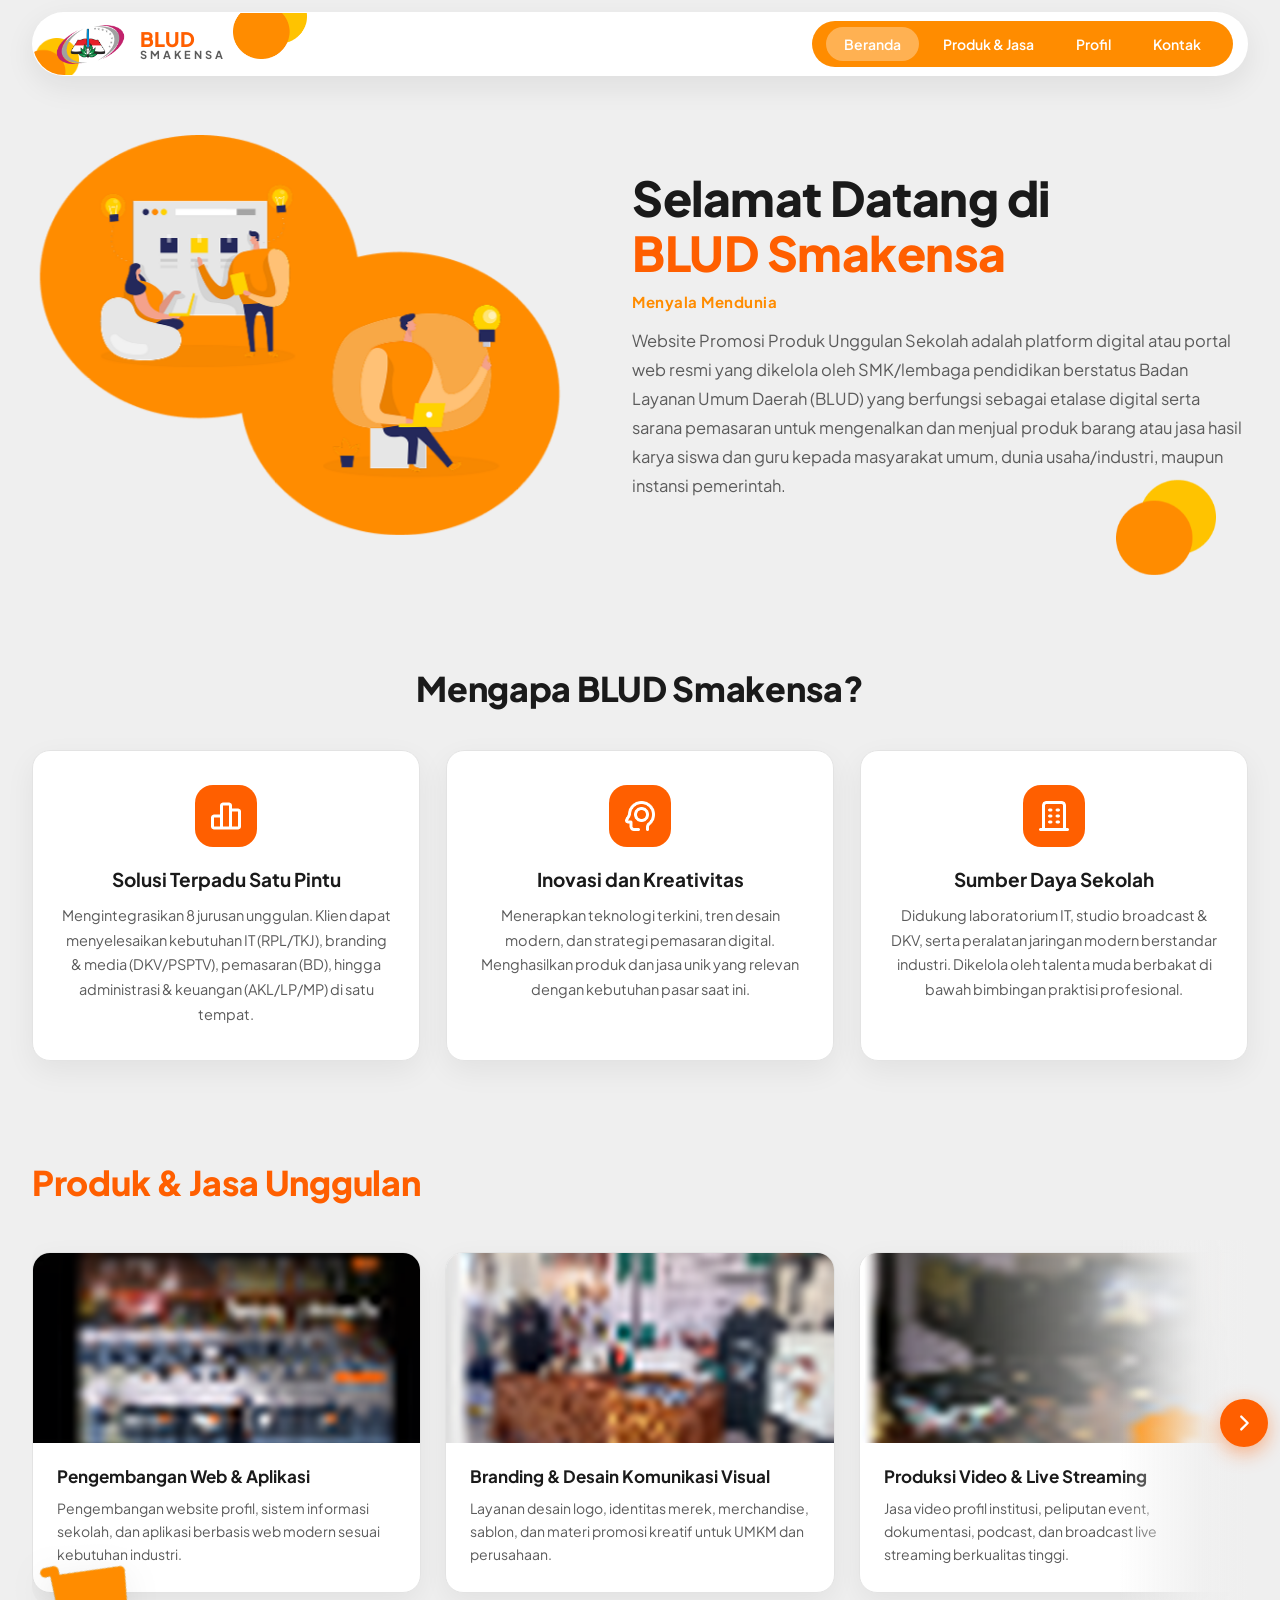
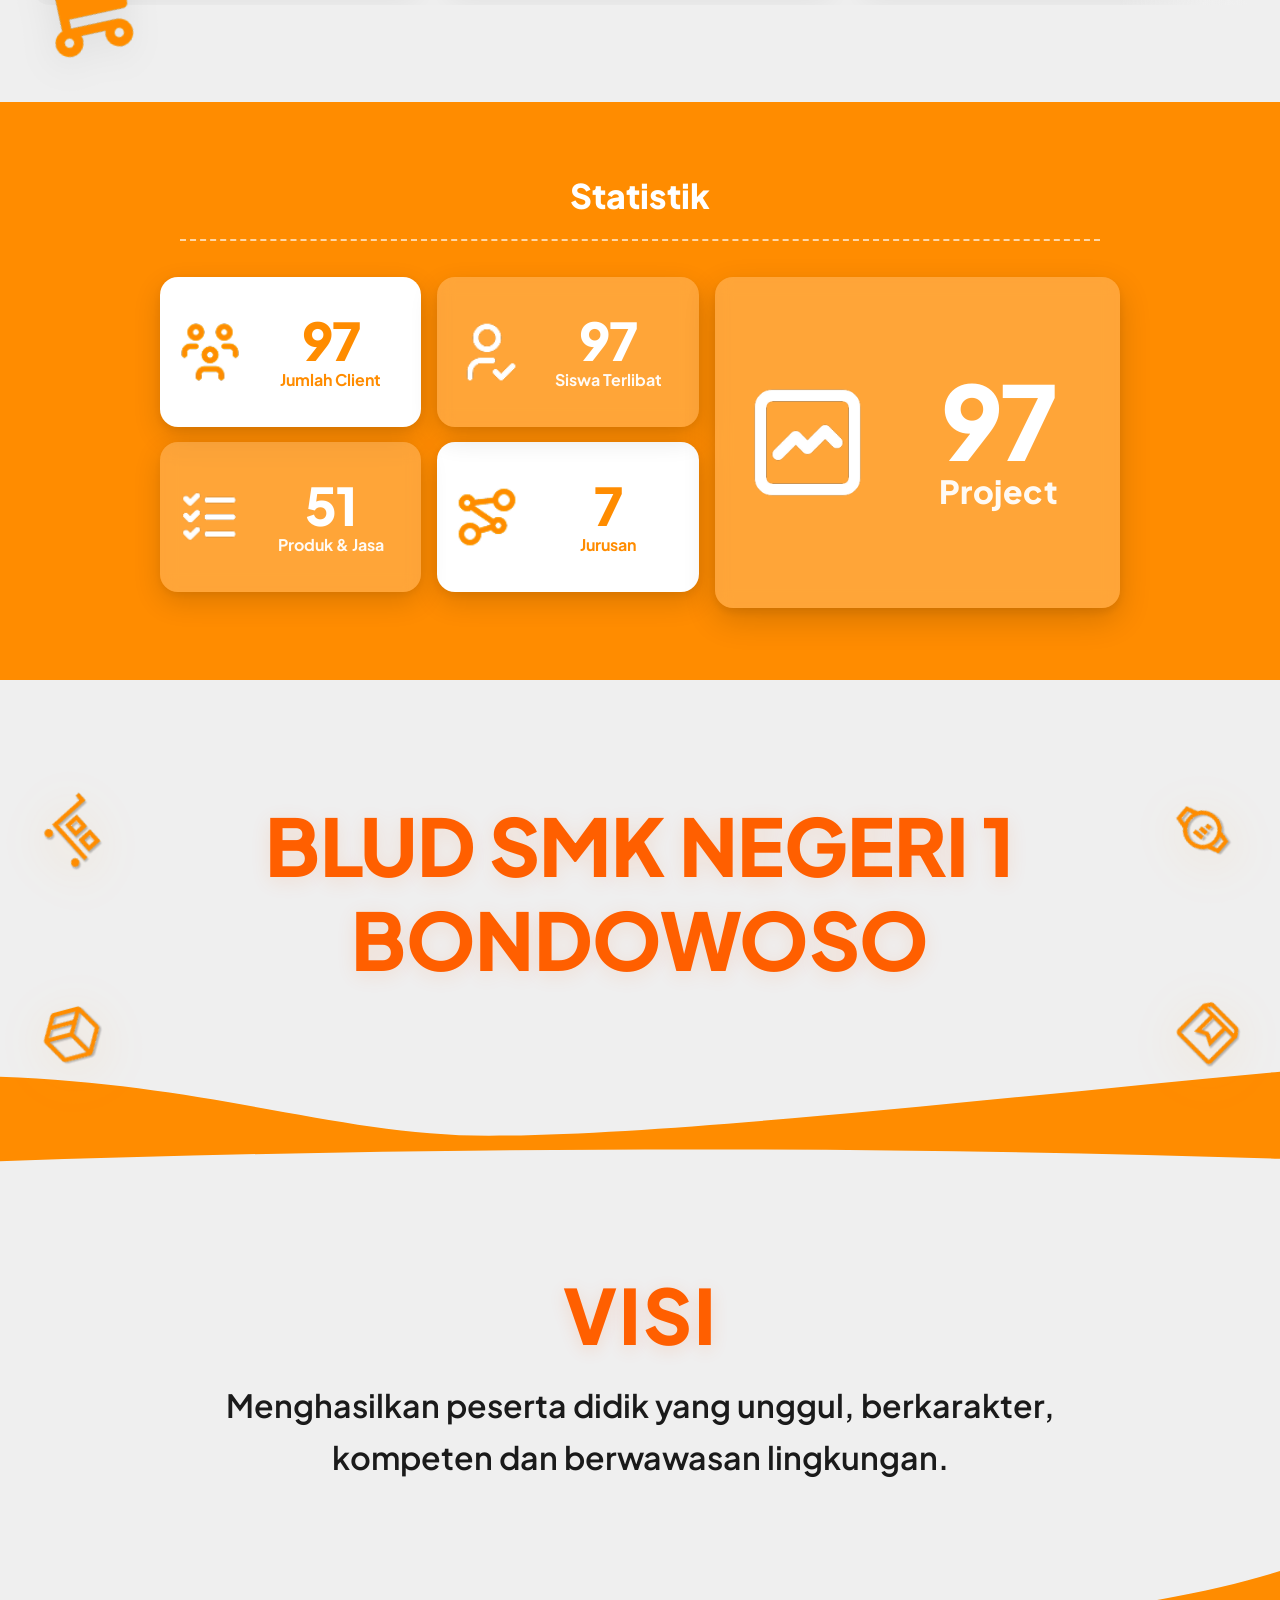
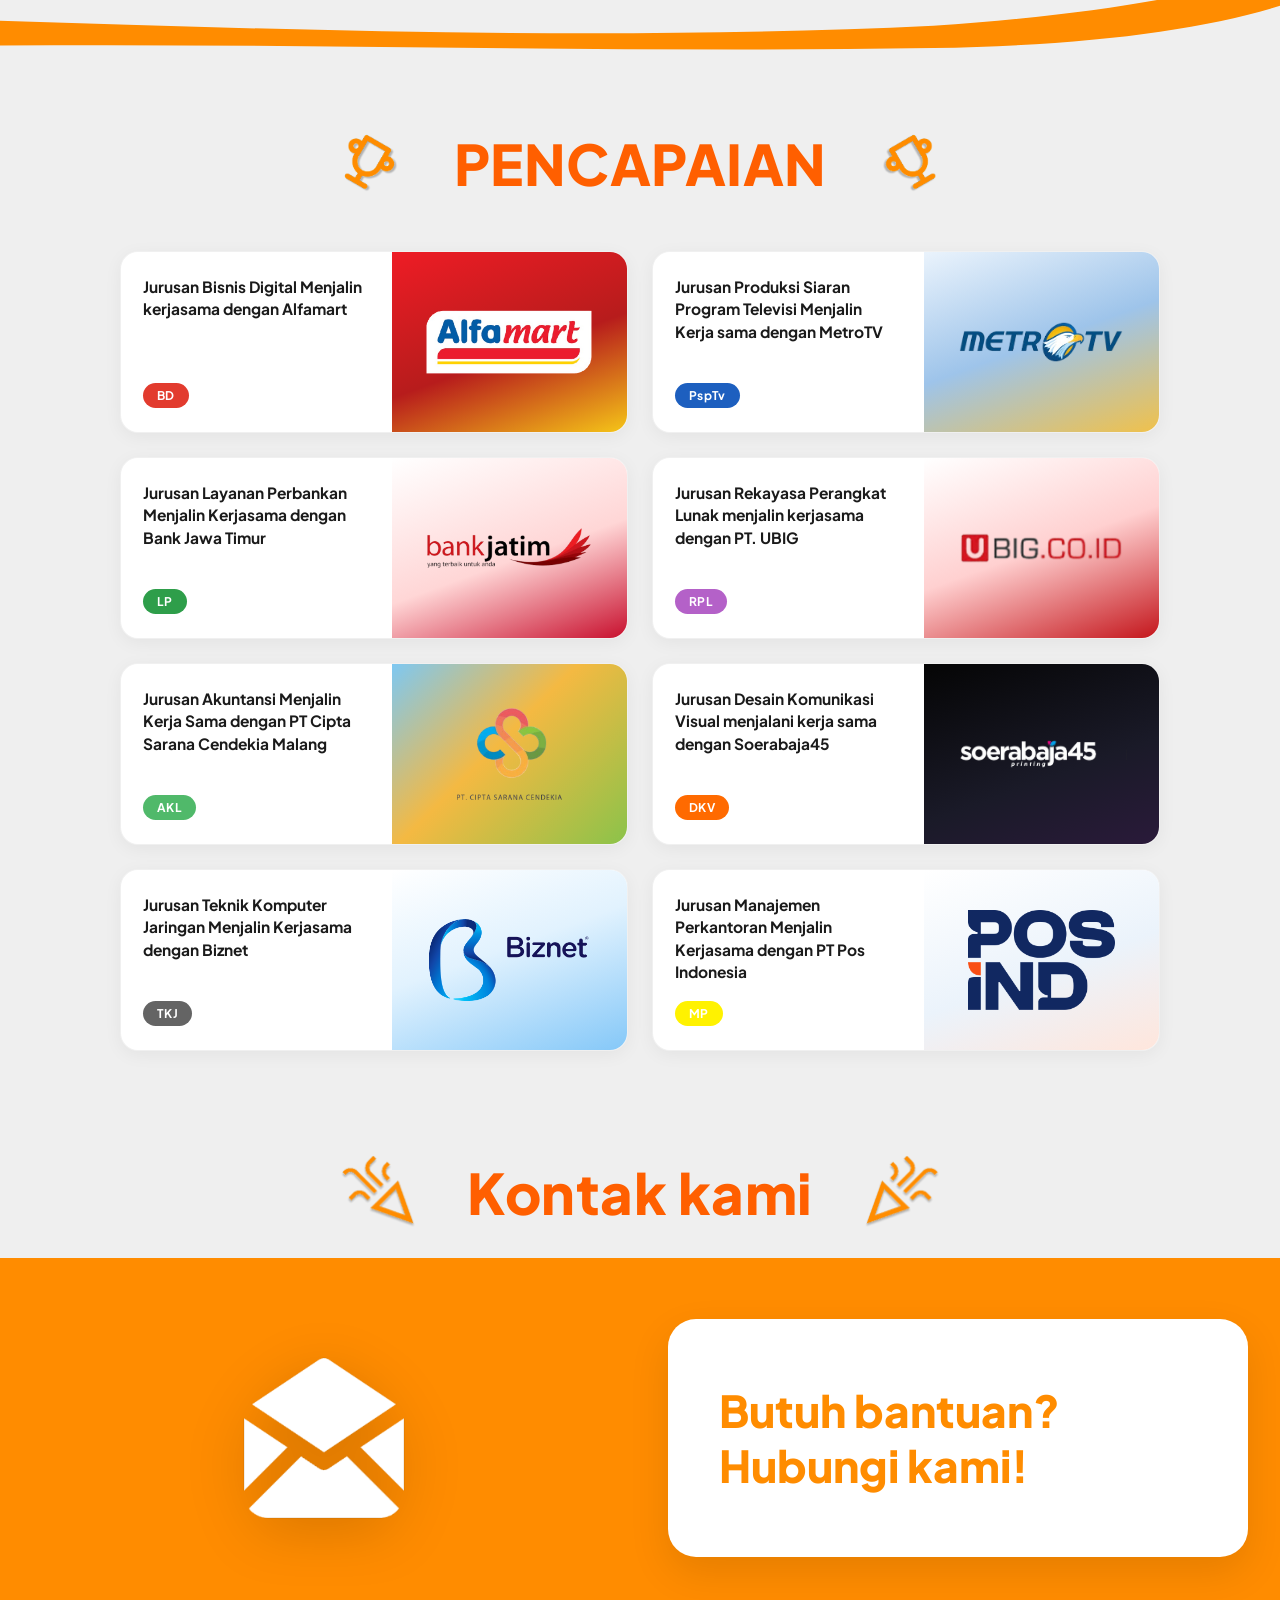
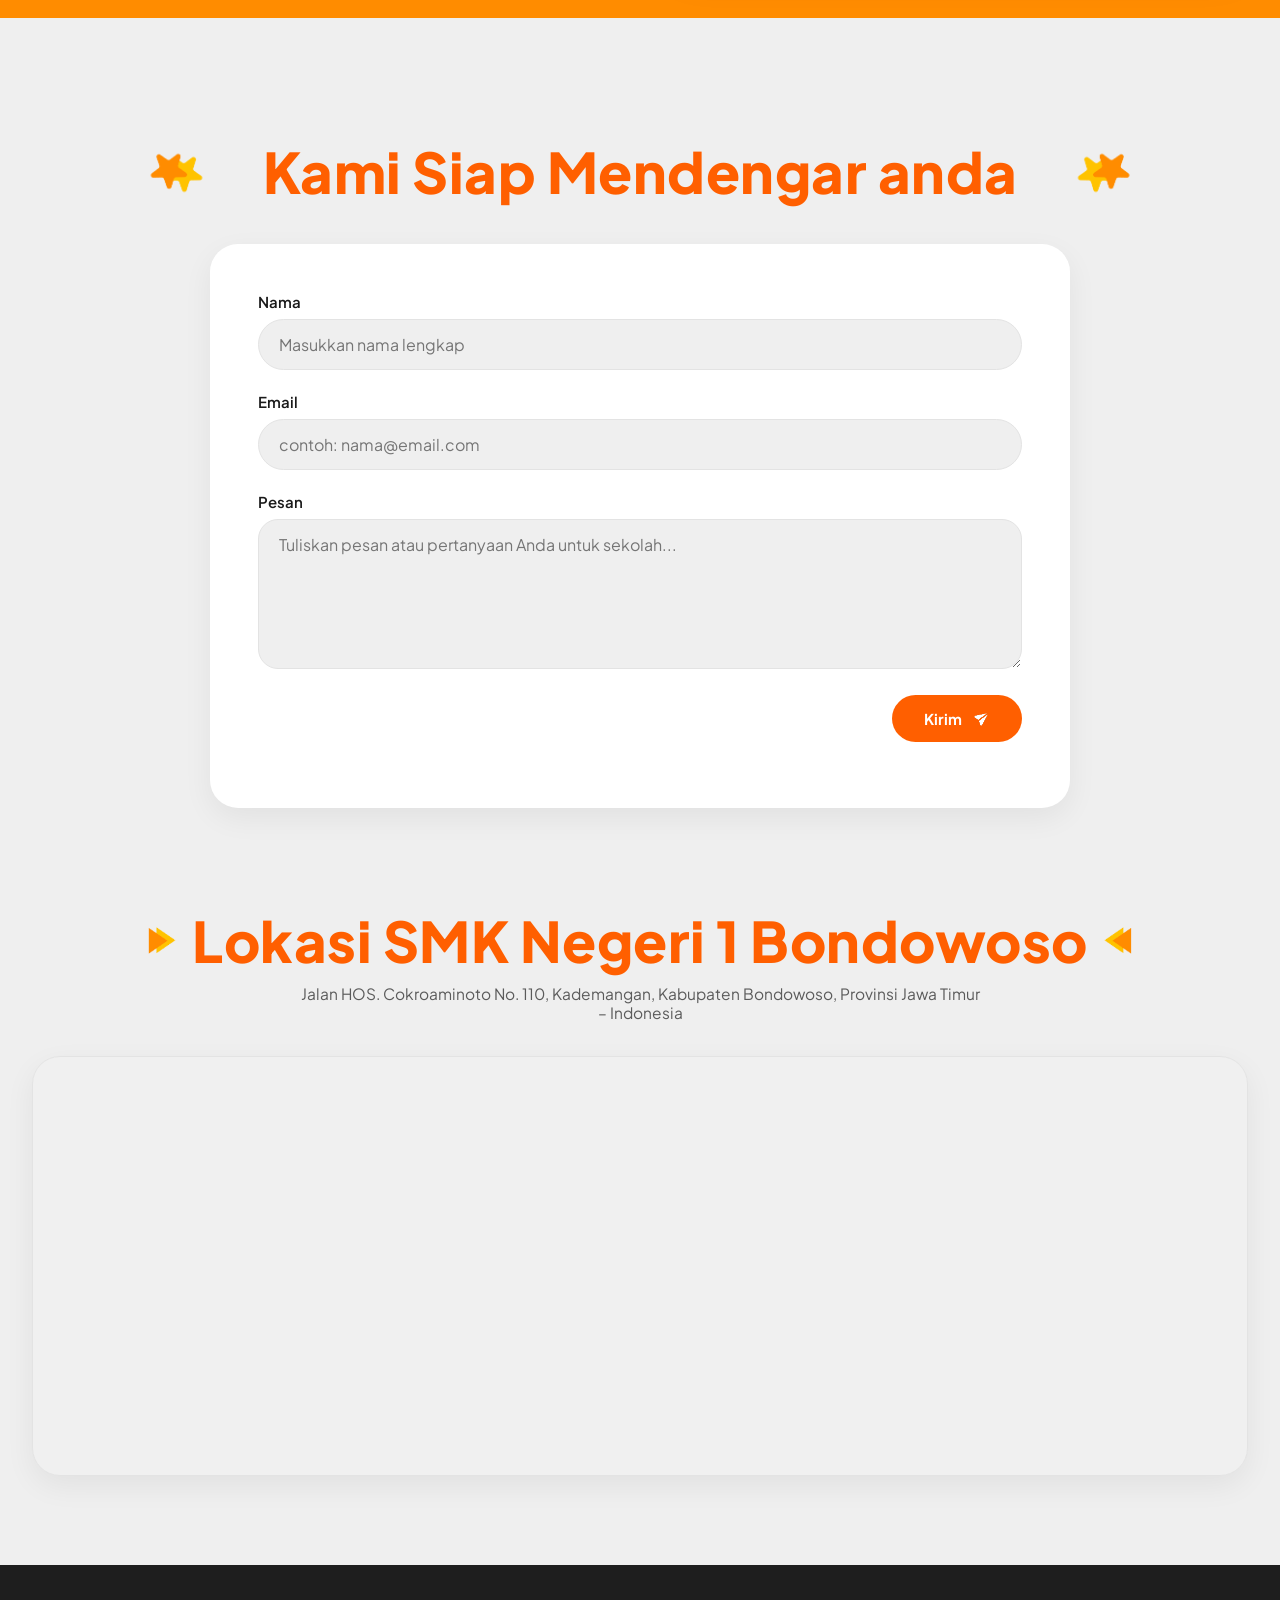
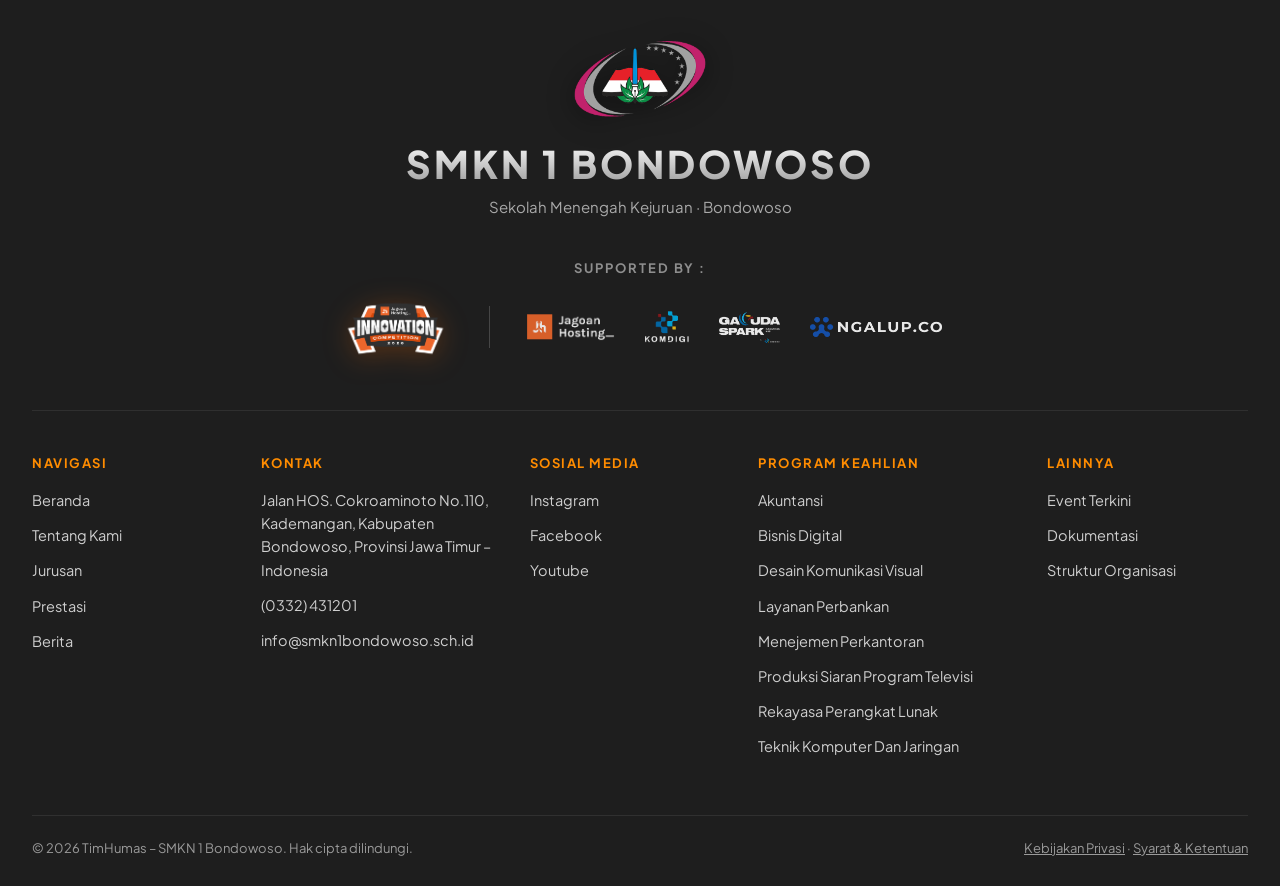
<file: index.html>
<!DOCTYPE html>
<html lang="id">

<head>
  <meta charset="UTF-8">
  <meta name="viewport" content="width=device-width, initial-scale=1.0">
  <title>BLUD Smakensa</title>
  <link rel="preconnect" href="https://fonts.googleapis.com">
  <link rel="preconnect" href="https://fonts.gstatic.com" crossorigin>
  <link
    href="https://fonts.googleapis.com/css2?family=Plus+Jakarta+Sans:ital,wght@0,400;0,500;0,600;0,700;0,800;1,500&display=swap"
    rel="stylesheet">
  <link rel="stylesheet" href="style.css">
</head>

<body>

  <div class="nav-shell">
    <nav class="navbar">
      <div class="navbar-deco-shell" aria-hidden="true">
        <img src="images/Group 145.png" alt="" class="navbar-deco-corner">
        <img src="images/Group 145.png" alt="" class="navbar-deco-brand">
      </div>

      <div class="brand">
        <div class="brand-badge">
          <img src="images/Logo_Smea_PNG_Fiks.png" alt="Logo BLUD Smakensa" class="brand-logo-img">
        </div>
        <div class="brand-text">
          <div class="b1">BLUD</div>
          <div class="b2">SMAKENSA</div>
        </div>
      </div>
      <div class="navlinks" id="navlinks">
        <a href="#beranda" class="active">Beranda</a>
        <a href="#produk">Produk &amp; Jasa</a>
        <a href="#profil">Profil</a>
        <a href="#kontak">Kontak</a>
      </div>
      <button class="nav-toggle" id="navToggle" aria-label="Buka menu" aria-expanded="false">
        <span></span><span></span><span></span>
      </button>
    </nav>
  </div>

  <section class="hero" id="beranda">
    <div class="wrap hero-grid">
      <div class="hero-art reveal delay-1">
        <img src="images/Group_144.png" alt="Ilustrasi BLUD Smakensa">
      </div>
      <div class="hero-copy reveal">
        <h1>Selamat Datang di<span class="accent">BLUD Smakensa</span></h1>
        <div class="eyebrow">Menyala Mendunia</div>
        <p>Website Promosi Produk Unggulan Sekolah adalah platform digital atau portal web resmi yang dikelola oleh
          SMK/lembaga pendidikan berstatus Badan Layanan Umum Daerah (BLUD) yang berfungsi sebagai etalase digital serta
          sarana pemasaran untuk mengenalkan dan menjual produk barang atau jasa hasil karya siswa dan guru kepada
          masyarakat umum, dunia usaha/industri, maupun instansi pemerintah.</p>
      </div>
    </div>
    <div class="hero-deco-wrap">
      <img src="images/Group 145.png" alt="" class="hero-deco-circles">
    </div>
  </section>

  <section class="why">
    <div class="wrap">
      <div class="section-head reveal">
        <h2>Mengapa BLUD Smakensa?</h2>
      </div>
      <div class="grid-mengapa">
        <div class="kartu-mengapa reveal delay-1">
          <div class="ikon-mengapa">
            <img src="images/chart-bar.png" alt="">
          </div>
          <h3>Solusi Terpadu Satu Pintu</h3>
          <p>Mengintegrasikan 8 jurusan unggulan. Klien dapat menyelesaikan kebutuhan IT (RPL/TKJ), branding &amp; media
            (DKV/PSPTV), pemasaran (BD), hingga administrasi &amp; keuangan (AKL/LP/MP) di satu tempat.</p>
        </div>
        <div class="kartu-mengapa reveal delay-2">
          <div class="ikon-mengapa">
            <img src="images/thinking-high.png" alt="">
          </div>
          <h3>Inovasi dan Kreativitas</h3>
          <p>Menerapkan teknologi terkini, tren desain modern, dan strategi pemasaran digital. Menghasilkan produk dan
            jasa unik yang relevan dengan kebutuhan pasar saat ini.</p>
        </div>
        <div class="kartu-mengapa reveal delay-3">
          <div class="ikon-mengapa">
            <img src="images/building.png" alt="">
          </div>
          <h3>Sumber Daya Sekolah</h3>
          <p>Didukung laboratorium IT, studio broadcast &amp; DKV, serta peralatan jaringan modern berstandar industri.
            Dikelola oleh talenta muda berbakat di bawah bimbingan praktisi profesional.</p>
        </div>
      </div>
    </div>
  </section>

  <div class="floating-cart-wrapper">
    <img src="images/shopping-cart 1.png" alt="" class="floating-cart-deco">
  </div>

  <section class="products" id="produk">
    <div class="wrap">
      <div class="products-top reveal">
        <h2>Produk &amp; Jasa Unggulan</h2>
      </div>
      <div class="products-slider reveal">
        <div class="slider-fade slider-fade-left" id="productsFadeLeft" aria-hidden="true"></div>
        <div class="slider-fade slider-fade-right is-visible" id="productsFadeRight" aria-hidden="true"></div>

        <button type="button" class="products-nav products-prev" id="productsPrev" aria-label="Kartu sebelumnya"
          disabled>
          <svg width="22" height="22" viewBox="0 0 24 24" fill="none" aria-hidden="true">
            <path d="M15 19l-7-7 7-7" stroke="#fff" stroke-width="2.5" stroke-linecap="round" stroke-linejoin="round" />
          </svg>
        </button>

        <div class="products-viewport">
          <div class="products-row" id="productsRow">
            <div class="product-card">
              <div class="product-media">
                <img src="images/produk-1.png" alt="Pengembangan Web dan Aplikasi">
              </div>
              <div class="product-body">
                <h3>Pengembangan Web &amp; Aplikasi</h3>
                <p>Pengembangan website profil, sistem informasi sekolah, dan aplikasi berbasis web modern sesuai
                  kebutuhan industri.</p>
              </div>
            </div>
            <div class="product-card">
              <div class="product-media">
                <img src="images/produk-2.png" alt="Branding dan Desain Komunikasi Visual">
              </div>
              <div class="product-body">
                <h3>Branding &amp; Desain Komunikasi Visual</h3>
                <p>Layanan desain logo, identitas merek, merchandise, sablon, dan materi promosi kreatif untuk UMKM dan
                  perusahaan.</p>
              </div>
            </div>
            <div class="product-card">
              <div class="product-media">
                <img src="images/produk-3.png" alt="Produksi Video dan Broadcast Live Streaming">
              </div>
              <div class="product-body">
                <h3>Produksi Video &amp; Live Streaming</h3>
                <p>Jasa video profil institusi, peliputan event, dokumentasi, podcast, dan broadcast live streaming
                  berkualitas tinggi.</p>
              </div>
            </div>
            <div class="product-card">
              <div class="product-media">
                <img src="images/produk-1.png" alt="Instalasi Jaringan dan IT Support">
              </div>
              <div class="product-body">
                <h3>Instalasi Jaringan &amp; IT Support</h3>
                <p>Pemasangan infrastruktur jaringan komputer, fiber optic, konfigurasi server, mikrotik, dan
                  maintenance perangkat IT.</p>
              </div>
            </div>
          </div>
        </div>

        <button type="button" class="products-nav products-next is-visible" id="productsNext"
          aria-label="Kartu berikutnya">
          <svg width="22" height="22" viewBox="0 0 24 24" fill="none" aria-hidden="true">
            <path d="M9 5l7 7-7 7" stroke="#fff" stroke-width="2.5" stroke-linecap="round" stroke-linejoin="round" />
          </svg>
        </button>
      </div>
    </div>
  </section>

  <section class="stats reveal">
    <div class="wrap">
      <h2>Statistik</h2>
      <hr class="stats-hr">
      <div class="stats-grid">
        <div class="stats-col">
          <div class="stat-box stat-white">
            <img src="images/users-group 3.png" alt="" class="stat-icon-img">
            <div class="stat-text">
              <div class="stat-num">100</div>
              <div class="stat-label">Jumlah Client</div>
            </div>
          </div>
          <div class="stat-box stat-orange">
            <img src="images/list-check 1.png" alt="" class="stat-icon-img">
            <div class="stat-text">
              <div class="stat-num">53</div>
              <div class="stat-label">Produk &amp; Jasa</div>
            </div>
          </div>
        </div>
        <div class="stats-col">
          <div class="stat-box stat-orange">
            <img src="images/user-check 1.png" alt="" class="stat-icon-img">
            <div class="stat-text">
              <div class="stat-num">100</div>
              <div class="stat-label">Siswa Terlibat</div>
            </div>
          </div>
          <div class="stat-box stat-white">
            <img src="images/chart-dots-3 1.png" alt="" class="stat-icon-img">
            <div class="stat-text">
              <div class="stat-num">8</div>
              <div class="stat-label">Jurusan</div>
            </div>
          </div>
        </div>
        <div class="stat-box stat-orange big">
          <img src="images/graph 1.png" alt="" class="stat-icon-img-big">
          <div class="stat-text">
            <div class="stat-num">100</div>
            <div class="stat-label">Project</div>
          </div>
        </div>
      </div>
    </div>
  </section>

  <section class="school-name-section" id="profil">
    <div class="school-name-wrap">
      <div class="school-deco deco-trolley" aria-hidden="true">
        <img src="images/trolley_160dp_FF8C00_FILL0_wght400_GRAD0_opsz48 1.png" alt="">
      </div>
      <div class="school-deco deco-watch" aria-hidden="true">
        <img src="images/watch_screentime_160dp_FF8C00_FILL0_wght400_GRAD0_opsz48 1.png" alt="">
      </div>
      <div class="school-name reveal">
        <h2>BLUD SMK NEGERI 1<br>BONDOWOSO</h2>
      </div>
      <div class="school-deco deco-package" aria-hidden="true">
        <img src="images/package_2_160dp_FF8C00_FILL0_wght400_GRAD0_opsz48 1.png" alt="">
      </div>
      <div class="school-deco deco-box" aria-hidden="true">
        <img src="images/box_160dp_FF8C00_FILL0_wght400_GRAD0_opsz48 1.png" alt="">
      </div>
    </div>
    <div class="school-curve" aria-hidden="true">
      <svg viewBox="0 0 1440 200" preserveAspectRatio="none">
        <path d="M 0,25 C 240,40 380,140 550,140 C 750,140 1100,70 1440,15 L 1440,185 C 1000,160 500,160 0,190 Z"
          fill="var(--secondary)" />
      </svg>
    </div>
  </section>

  <section class="visi-section">
    <div class="wrap visi-wrap">
      <div class="visi-content reveal">
        <h2>VISI</h2>
        <p>Menghasilkan peserta didik yang unggul, berkarakter, kompeten dan berwawasan lingkungan.</p>
      </div>
    </div>
    <div class="wave-container wave-bot-container">
      <svg class="wave-svg" viewBox="0 0 1440 180" preserveAspectRatio="none" aria-hidden="true">
        <path
          d="M 0,120 C 350,140 700,160 1050,130 C 1220,110 1350,70 1440,20 L 1440,90 C 1350,140 1220,170 1050,175 C 700,185 350,165 0,170 Z"
          fill="var(--secondary)"></path>
      </svg>
    </div>
  </section>

  <section class="pencapaian">
    <div class="wrap">
      <div class="judul-ikon reveal">
        <img src="images/trophy 1.png" alt="" class="ikon-judul ikon-kiri">
        <h2>PENCAPAIAN</h2>
        <img src="images/trophy 1.png" alt="" class="ikon-judul ikon-kanan">
      </div>
      <div class="grid-capai">

        <div class="kartu-capai reveal delay-1">
          <div class="info-capai">
            <h4>Jurusan Bisnis Digital Menjalin kerjasama dengan Alfamart</h4>
            <span class="tag-capai" style="background:#E23B2E;">BD</span>
          </div>
          <div class="media-capai" style="background:linear-gradient(160deg,#EE1C25,#B71C1C 55%,#F5C518);">
            <img src="images/bd-removebg-preview(1).png" alt="Alfamart" onerror="this.style.display='none';">
          </div>
        </div>

        <div class="kartu-capai reveal delay-2">
          <div class="info-capai">
            <h4>Jurusan Produksi Siaran Program Televisi Menjalin Kerja sama dengan MetroTV</h4>
            <span class="tag-capai" style="background:#1D5FBF;">PspTv</span>
          </div>
          <div class="media-capai" style="background:linear-gradient(160deg,#EAF3FC,#9EC4EA 50%,#F0C14B);">
            <img src="images/psptv-removebg-preview.png" alt="MetroTV" onerror="this.style.display='none';">
          </div>
        </div>

        <div class="kartu-capai reveal delay-1">
          <div class="info-capai">
            <h4>Jurusan Layanan Perbankan Menjalin Kerjasama dengan Bank Jawa Timur</h4>
            <span class="tag-capai" style="background:#2E9E4A;">LP</span>
          </div>
          <div class="media-capai" style="background:linear-gradient(160deg,#FFFFFF,#FFD6D6 55%,#C8102E);">
            <img src="images/lp-removebg-preview.png" alt="Bank Jawa Timur" onerror="this.style.display='none';">
          </div>
        </div>

        <div class="kartu-capai reveal delay-2">
          <div class="info-capai">
            <h4>Jurusan Rekayasa Perangkat Lunak menjalin kerjasama dengan PT. UBIG</h4>
            <span class="tag-capai" style="background:#9016aeac;">RPL</span>
          </div>
          <div class="media-capai" style="background:linear-gradient(160deg,#FFFFFF,#FFD0D0 50%,#C4161C);">
            <img src="images/rpl-removebg-preview.png" alt="PT. UBIG" onerror="this.style.display='none';">
          </div>
        </div>

        <div class="kartu-capai reveal delay-1">
          <div class="info-capai">
            <h4>Jurusan Akuntansi Menjalin Kerja Sama dengan PT Cipta Sarana Cendekia Malang</h4>
            <span class="tag-capai" style="background:#009a27af;">AKL</span>
          </div>
          <div class="media-capai" style="background:linear-gradient(135deg,#7EC8F2,#F4B942 45%,#8BC34A);">
            <img src="images/akl-removebg-preview.png" alt="PT Cipta Sarana Cendekia Malang"
              onerror="this.style.display='none';">
          </div>
        </div>

        <div class="kartu-capai reveal delay-2">
          <div class="info-capai">
            <h4>Jurusan Desain Komunikasi Visual menjalani kerja sama dengan Soerabaja45</h4>
            <span class="tag-capai" style="background:#ff6a00;">DKV</span>
          </div>
          <div class="media-capai" style="background:linear-gradient(160deg,#050505,#1A1A28 60%,#2A1A3A);">
            <img src="images/dkv-removebg-preview.png" alt="Soerabaja45" onerror="this.style.display='none';">
          </div>
        </div>

        <div class="kartu-capai reveal delay-1">
          <div class="info-capai">
            <h4>Jurusan Teknik Komputer Jaringan Menjalin Kerjasama dengan Biznet</h4>
            <span class="tag-capai" style="background:#646464;">TKJ</span>
          </div>
          <div class="media-capai" style="background:linear-gradient(160deg,#FFFFFF,#E1F2FE 45%,#85C8F8);">
            <img src="images/tkj-removebg-preview.png" alt="Biznet" onerror="this.style.display='none';">
          </div>
        </div>

        <div class="kartu-capai reveal delay-2">
          <div class="info-capai">
            <h4>Jurusan Manajemen Perkantoran Menjalin Kerjasama dengan PT Pos Indonesia</h4>
            <span class="tag-capai" style="background:#fff200;">MP</span>
          </div>
          <div class="media-capai" style="background:linear-gradient(160deg,#FFFFFF,#EBF3FB 55%,#FFE6DC);">
            <img src="images/mplb-removebg-preview.png" alt="PT Pos Indonesia" onerror="this.style.display='none';">
          </div>
        </div>

      </div>
    </div>
  </section>

  <div class="judul-ikon kontak-title-wrap reveal">
    <img src="images/celebration_160dp_FF8C00_FILL0_wght400_GRAD0_opsz48 1.png" alt="" class="ikon-judul ikon-kiri">
    <h2>Kontak kami</h2>
    <img src="images/celebration_160dp_FF8C00_FILL0_wght400_GRAD0_opsz48 1.png" alt="" class="ikon-judul ikon-kanan">
  </div>

  <section class="cta-banner reveal" id="kontak">
    <div class="wrap cta-inner">
      <a href="mailto:info@smkn1bondowoso.sch.id?subject=Pertanyaan%20BLUD%20SMKN%201%20Bondowoso" class="cta-icon-box"
        aria-label="Kirim email ke info@smkn1bondowoso.sch.id" title="Kirim email ke info@smkn1bondowoso.sch.id">
        <img src="images/mail-opened 1.png" alt="Email SMKN 1 Bondowoso" class="cta-mail-img">
      </a>
      <a href="mailto:info@smkn1bondowoso.sch.id?subject=Pertanyaan%20BLUD%20SMKN%201%20Bondowoso" class="cta-card"
        title="Klik untuk mengirim email ke info@smkn1bondowoso.sch.id">
        <h3>Butuh bantuan?<br>Hubungi kami!</h3>
      </a>
    </div>
  </section>

  <section class="form-section">
    <div class="wrap">
      <div class="judul-ikon form-title-wrap reveal">
        <img src="images/Group 89.png" alt="" class="ikon-judul ikon-kiri">
        <h2>Kami Siap Mendengar anda</h2>
        <img src="images/Group 89.png" alt="" class="ikon-judul ikon-kanan">
      </div>
      <div class="form-wrap reveal delay-1">
        <form class="form-card" id="contactForm" action="https://formsubmit.co/info@smkn1bondowoso.sch.id"
          method="POST">
          <input type="hidden" name="_subject" value="[BLUD Smakensa] Pesan baru dari Website">
          <input type="hidden" name="_captcha" value="false">
          <input type="hidden" name="_template" value="table">
          <input type="hidden" name="_replyto" id="replytoField" value="">
          <input type="hidden" name="_autoresponse"
            value="Terima kasih atas pesan Anda ke BLUD SMKN 1 Bondowoso. Pesan Anda telah kami terima dan akan segera ditindaklanjuti oleh pihak sekolah.">
          <input type="text" name="_honey" style="display:none">

          <div class="field">
            <label for="nama">Nama</label>
            <input type="text" id="nama" name="name" required autocomplete="name" placeholder="Masukkan nama lengkap">
          </div>
          <div class="field">
            <label for="email">Email</label>
            <input type="email" id="email" name="email" required autocomplete="email"
              placeholder="contoh: nama@email.com">
          </div>
          <div class="field">
            <label for="pesan">Pesan</label>
            <textarea id="pesan" name="message" required
              placeholder="Tuliskan pesan atau pertanyaan Anda untuk sekolah..."></textarea>
          </div>
          <div class="form-actions">
            <button type="submit" class="btn-primary" id="btnSubmit">
              <span class="btn-label">Kirim</span>
              <img src="images/send (1) 1.png" alt="" class="btn-send-img">
            </button>
          </div>
          <div class="form-status" id="formStatus" role="status" aria-live="polite"></div>
        </form>
      </div>
    </div>
  </section>

  <section class="lokasi">
    <div class="wrap">
      <div class="judul-ikon lokasi-title-wrap reveal">
        <img src="images/Group 123.png" alt="" class="ikon-judul ikon-kiri chevron-icon">
        <h2>Lokasi SMK Negeri 1 Bondowoso</h2>
        <img src="images/Group 124.png" alt="" class="ikon-judul ikon-kanan chevron-icon">
      </div>
      <p class="addr reveal delay-1">Jalan HOS. Cokroaminoto No. 110, Kademangan, Kabupaten Bondowoso, Provinsi Jawa
        Timur – Indonesia</p>
      <div class="map-box reveal delay-2">
        <iframe
          src="https://www.google.com/maps?q=SMK+Negeri+1+Bondowoso,+Jalan+HOS+Cokroaminoto+No.110,+Kademangan,+Bondowoso&output=embed"
          loading="lazy" referrerpolicy="no-referrer-when-downgrade" title="Lokasi SMK Negeri 1 Bondowoso">
        </iframe>
      </div>
    </div>
  </section>

  <footer>
    <div class="foot-top reveal">
      <div class="foot-badge">
        <img src="images/Logo_Smea_PNG_Fiks.png" alt="Logo SMKN 1 Bondowoso">
      </div>
      <h3>SMKN 1 BONDOWOSO</h3>
      <p>Sekolah Menengah Kejuruan · Bondowoso</p>
    </div>

    <!-- ======================================================================
         LOGO PENYELENGGARA & PENDUKUNG LOMBA (JHIC 2026)
         ====================================================================== -->
    <div class="lomba-strip reveal delay-1">
      <p class="lomba-strip-label">Supported by :</p>
      <div class="lomba-strip-wrap">
        <div class="lomba-main-logo">
          <img src="images/1. LOGO JHIC 2.0.png" alt="JHIC 2.0" title="Jagoan Hosting Innovation Competition 2026"
            class="logo-jhic" loading="lazy">
        </div>
        <div class="lomba-divider" aria-hidden="true"></div>
        <div class="lomba-supporters">
          <img src="images/2. Logo Jagoan Hosting_white.png" alt="Jagoan Hosting" title="Jagoan Hosting" loading="lazy">
          <img src="images/3. KOMDIGI_white.png" alt="KOMDIGI" title="Kementerian Komunikasi dan Digital RI"
            loading="lazy">
          <img src="images/4. Garuda Spark Full Color_white.png" alt="Garuda Spark" title="Garuda Spark Innovation Hub"
            loading="lazy">
          <img src="images/5. LOGO NGALUP_white.png" alt="Ngalup.co" title="Ngalup.co" loading="lazy">
        </div>
      </div>
    </div>

    <div class="foot-grid reveal delay-2">
      <div class="foot-col">
        <h5>NAVIGASI</h5>
        <a href="#beranda">Beranda</a>
        <a href="#profil">Tentang Kami</a>
        <a href="#produk">Jurusan</a>
        <a href="#">Prestasi</a>
        <a href="#">Berita</a>
      </div>
      <div class="foot-col">
        <h5>KONTAK</h5>
        <p>Jalan HOS. Cokroaminoto No.110, Kademangan, Kabupaten Bondowoso, Provinsi Jawa Timur – Indonesia</p>
        <a href="tel:+62332431201">(0332) 431201</a>
        <a href="mailto:info@smkn1bondowoso.sch.id">info@smkn1bondowoso.sch.id</a>
      </div>
      <div class="foot-col">
        <h5>SOSIAL MEDIA</h5>
        <a href="https://www.instagram.com/smkn1bws.official">Instagram</a>
        <a href="https://www.facebook.com/smkn1bws.official">Facebook</a>
        <a href="https://www.youtube.com/@smkn1bws.official">Youtube</a>
      </div>
      <div class="foot-col">
        <h5>PROGRAM KEAHLIAN</h5>
        <a href="#">Akuntansi</a>
        <a href="#">Bisnis Digital</a>
        <a href="#">Desain Komunikasi Visual</a>
        <a href="#">Layanan Perbankan</a>
        <a href="#">Menejemen Perkantoran</a>
        <a href="#">Produksi Siaran Program Televisi</a>
        <a href="#">Rekayasa Perangkat Lunak</a>
        <a href="#">Teknik Komputer Dan Jaringan</a>
      </div>
      <div class="foot-col">
        <h5>LAINNYA</h5>
        <a href="https://smk1bws.sch.id/berita">Event Terkini</a>
        <a href="#">Dokumentasi</a>
        <a href="#">Struktur Organisasi</a>
      </div>
    </div>

    <div class="foot-bottom">
      <span>© 2026 TimHumas – SMKN 1 Bondowoso. Hak cipta dilindungi.</span>
      <span><a href="#">Kebijakan Privasi</a> · <a href="#">Syarat &amp; Ketentuan</a></span>
    </div>
  </footer>

  <script src="script.js"></script>
</body>

</html>
</file>
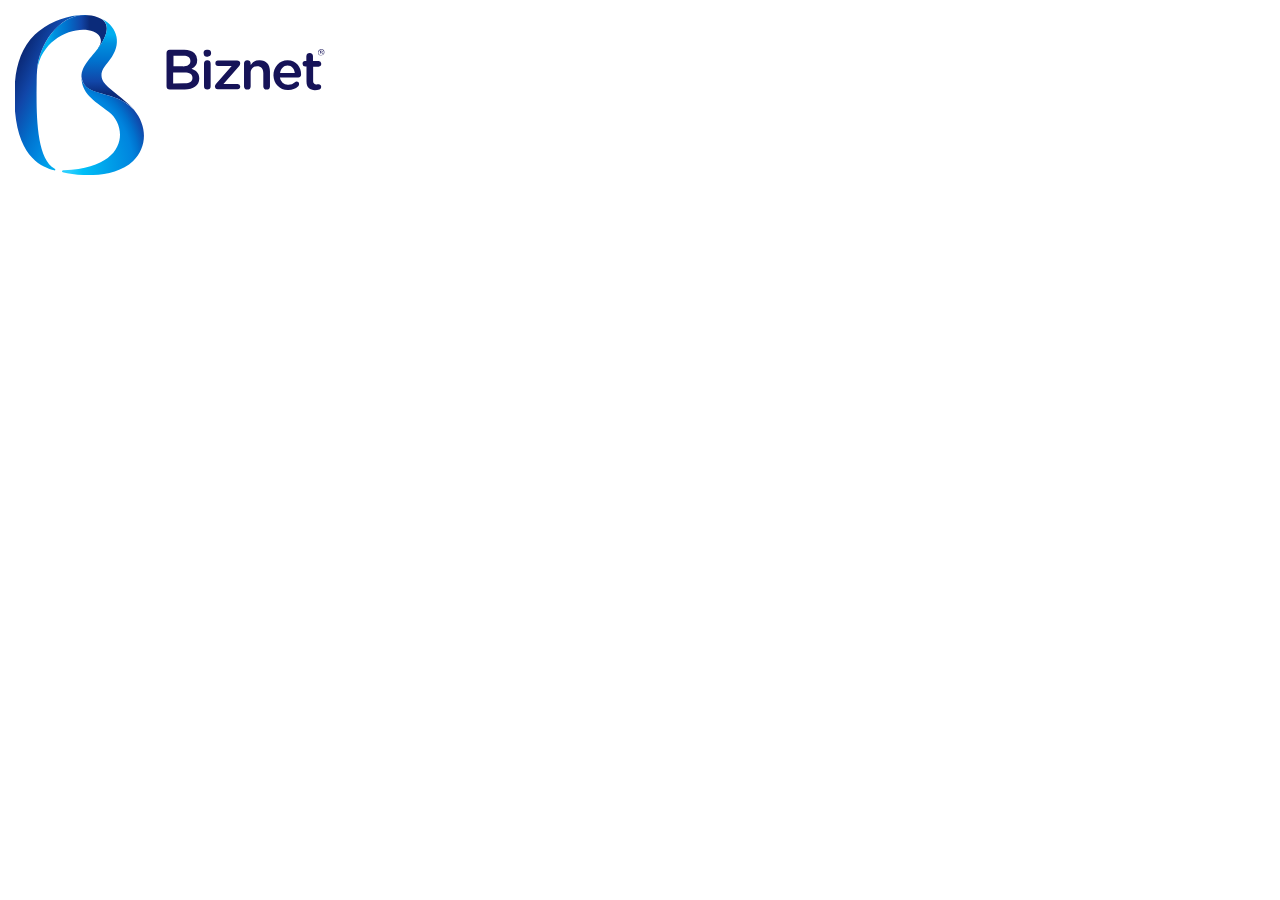
<file: images/render_blue.html>
<!DOCTYPE html>
<html>
<head>
<style>
  body { margin:0; padding:15px; background:transparent; display:flex; align-items:center; }
  img { height: 160px; width: auto; }
</style>
</head>
<body>
  <img src="biznet-blue.svg">
</body>
</html>
</file>
<file: style.css>
:root {
  --primary: #FF5F00;
  --secondary: #FF8C00;
  --tertiary: #FFC300;
  --bg: #EFEFEF;
  --surface: #FFFFFF;
  --surface-2: #F7F7F7;
  --text: #1A1A1A;
  --text-muted: #5B5B5B;
  --border: #E3E3E3;
  --dark: #1E1E1E;
  --radius-lg: 28px;
  --radius-md: 18px;
  --radius-sm: 12px;
  --shadow: 0 10px 30px rgba(20, 20, 20, 0.06);
  --maxw: 1360px;
}

* {
  box-sizing: border-box;
}

html {
  scroll-behavior: smooth;
  scroll-padding-top: 100px;
  overflow-x: hidden;
}

body {
  margin: 0;
  background: var(--bg);
  color: var(--text);
  font-family: 'Plus Jakarta Sans', system-ui, -apple-system, Segoe UI, Roboto, sans-serif;
  -webkit-font-smoothing: antialiased;
  overflow-x: hidden;
}

img {
  max-width: 100%;
  display: block;
}

a {
  color: inherit;
  text-decoration: none;
}

.wrap {
  max-width: var(--maxw);
  margin: 0 auto;
  padding: 0 clamp(16px, 3.5vw, 32px);
}

section {
  position: relative;
}

/* ==========================================================================
   SCROLL REVEAL UTILITIES
   ========================================================================== */
.reveal {
  opacity: 0;
  transform: translateY(16px);
  transition: opacity 0.5s ease-out, transform 0.5s ease-out;
  will-change: opacity, transform;
}

.reveal.is-revealed {
  opacity: 1;
  transform: translateY(0);
}

.delay-1 {
  transition-delay: 0.12s;
}

.delay-2 {
  transition-delay: 0.24s;
}

.delay-3 {
  transition-delay: 0.36s;
}

.delay-4 {
  transition-delay: 0.48s;
}

/* ==========================================================================
   NAVBAR
   ========================================================================== */
.nav-shell {
  position: fixed;
  top: 0;
  left: 0;
  right: 0;
  width: 100%;
  z-index: 200;
  padding: 12px clamp(14px, 3.5vw, 32px);
  background: transparent;
  backdrop-filter: none;
  -webkit-backdrop-filter: none;
  pointer-events: none;
  transition: padding 0.3s ease, background 0.3s ease, box-shadow 0.3s ease;
}

.nav-shell.scrolled {
  padding: 8px clamp(14px, 3.5vw, 32px);
  background: transparent;
  backdrop-filter: none;
  -webkit-backdrop-filter: none;
  box-shadow: none;
}

.navbar {
  pointer-events: auto;
  width: 100%;
  max-width: var(--maxw);
  margin: 0 auto;
  background: var(--surface);
  border: 1px solid transparent;
  border-radius: 100px;
  display: flex;
  align-items: center;
  justify-content: space-between;
  padding: 8px clamp(10px, 2vw, 14px) 8px clamp(14px, 2.5vw, 20px);
  box-shadow: 0 10px 30px rgba(20, 20, 20, 0.08);
  position: relative;
  z-index: 1;
}

.navbar-deco-shell {
  position: absolute;
  inset: 0;
  border-radius: 100px;
  overflow: hidden;
  pointer-events: none;
  z-index: 0;
}

.navbar-deco-corner {
  position: absolute;
  left: -12px;
  bottom: -18px;
  width: 58px;
  height: auto;
  pointer-events: none;
}

.brand {
  display: flex;
  align-items: center;
  gap: clamp(8px, 1.5vw, 12px);
  position: relative;
  z-index: 1;
  text-decoration: none;
}

.brand-badge {
  width: clamp(54px, 6vw, 75px);
  height: clamp(34px, 4vw, 44px);
  display: flex;
  align-items: center;
  justify-content: center;
  flex-shrink: 0;
}

.brand-badge .brand-logo-img,
.brand-badge img {
  width: 100%;
  height: 100%;
  object-fit: contain;
  display: block;
}

.navbar-deco-brand {
  position: absolute;
  left: 200px;
  top: -24px;
  width: 74px;
  height: auto;
  pointer-events: none;
}

.brand-text {
  line-height: 1.05;
}

.brand-text .b1 {
  font-weight: 800;
  font-size: clamp(17px, 2vw, 20px);
  color: var(--primary);
  letter-spacing: .2px;
}

.brand-text .b2 {
  font-weight: 700;
  font-size: clamp(9.5px, 1.1vw, 11px);
  letter-spacing: clamp(1.5px, 0.3vw, 3px);
  color: var(--text-muted);
}

.navlinks {
  display: flex;
  align-items: center;
  gap: 6px;
  background: var(--secondary);
  padding: 6px 14px;
  border-radius: 100px;
}

.navlinks a {
  padding: 8px 18px;
  border-radius: 100px;
  font-weight: 600;
  font-size: 14px;
  color: #fff;
  transition: background .2s ease, transform .2s ease;
  white-space: nowrap;
}

.navlinks a:hover {
  background: rgba(255, 255, 255, 0.22);
  transform: scale(1.03);
}

.navlinks a.active {
  background: rgba(255, 255, 255, 0.32);
  color: #fff;
}

.nav-toggle {
  display: none;
  background: transparent;
  border: none;
  padding: 8px;
  cursor: pointer;
  width: 42px;
  height: 42px;
  border-radius: 50%;
  align-items: center;
  justify-content: center;
  flex-direction: column;
  gap: 5px;
  transition: background 0.2s ease;
  z-index: 220;
}

.nav-toggle:hover {
  background: rgba(0, 0, 0, 0.05);
}

.nav-toggle span {
  display: block;
  width: 22px;
  height: 2.5px;
  background: var(--text);
  border-radius: 2px;
  transition: transform 0.3s cubic-bezier(0.25, 1, 0.5, 1), opacity 0.2s ease;
  transform-origin: center;
}

.nav-toggle[aria-expanded="true"] span:nth-child(1) {
  transform: translateY(7.5px) rotate(45deg);
}

.nav-toggle[aria-expanded="true"] span:nth-child(2) {
  opacity: 0;
  transform: scaleX(0);
}

.nav-toggle[aria-expanded="true"] span:nth-child(3) {
  transform: translateY(-7.5px) rotate(-45deg);
}


.hero {
  padding: clamp(100px, 12vw, 135px) 0 clamp(35px, 5vw, 55px);
  position: relative;
  overflow: hidden;
}

.hero-grid {
  display: grid;
  grid-template-columns: 1fr 1.15fr;
  gap: clamp(32px, 5vw, 64px);
  align-items: center;
}

.hero-art {
  position: relative;
  height: auto;
  max-height: 450px;
  display: flex;
  align-items: center;
  justify-content: center;
}

.hero-art img {
  width: 100%;
  max-width: 520px;
  height: auto;
  object-fit: contain;
}

.hero-deco-wrap {
  position: absolute;
  right: 5%;
  bottom: 15px;
  pointer-events: none;
  z-index: 1;
  width: 100px;
}

.hero-deco-circles {
  width: 130px;
  height: auto;
  display: block;
}

.eyebrow {
  color: var(--secondary);
  font-weight: 700;
  font-size: clamp(13px, 1.6vw, 15px);
  margin: 10px 0 16px;
  letter-spacing: 0.5px;
}

.hero-copy h1 {
  font-size: clamp(28px, 4.8vw, 48px);
  line-height: 1.15;
  font-weight: 800;
  margin: 0 0 12px;
  letter-spacing: -.5px;
}

.hero-copy h1 .accent {
  color: var(--primary);
  display: block;
}

.hero-copy p {
  color: var(--text-muted);
  font-size: clamp(14.5px, 1.6vw, 16.5px);
  line-height: 1.75;
  max-width: 58ch;
  margin: 0;
}

/* ==========================================================================
   WHY SECTION
   ========================================================================== */
.section-head {
  text-align: center;
  margin-bottom: clamp(28px, 4vw, 40px);
}

.section-head h2 {
  font-size: clamp(24px, 3.8vw, 34px);
  font-weight: 800;
  margin: 0;
  letter-spacing: -.3px;
}

.why {
  padding: clamp(45px, 6vw, 80px) 0 20px;
}

.grid-mengapa,
.why-grid {
  display: grid;
  grid-template-columns: repeat(3, 1fr);
  gap: clamp(16px, 2.5vw, 26px);
}

.kartu-mengapa,
.why-card {
  background: var(--surface);
  border: 1px solid var(--border);
  border-radius: var(--radius-md);
  padding: clamp(24px, 3.5vw, 34px) clamp(18px, 2.5vw, 28px);
  text-align: center;
  box-shadow: var(--shadow);
  transition: transform 0.35s cubic-bezier(0.25, 1, 0.5, 1), box-shadow 0.35s ease, border-color 0.35s ease;
}

.kartu-mengapa:hover,
.why-card:hover {
  transform: translateY(-8px);
  box-shadow: 0 18px 36px rgba(255, 95, 0, 0.12);
  border-color: rgba(255, 95, 0, 0.3);
}

.ikon-mengapa,
.why-icon {
  width: 62px;
  height: 62px;
  border-radius: 18px;
  background: var(--primary);
  display: flex;
  align-items: center;
  justify-content: center;
  margin: 0 auto 20px;
  transition: transform 0.35s ease;
}

.kartu-mengapa:hover .ikon-mengapa,
.why-card:hover .why-icon {
  transform: scale(1.1) rotate(6deg);
}

.ikon-mengapa img,
.why-icon img {
  width: 36px;
  height: 36px;
  object-fit: contain;
}

.kartu-mengapa h3,
.why-card h3 {
  font-size: 19px;
  margin: 0 0 12px;
  font-weight: 700;
}

.kartu-mengapa p,
.why-card p {
  color: var(--text-muted);
  font-size: 14.5px;
  line-height: 1.7;
  margin: 0;
}

/* ==========================================================================
   FLOATING CART DECORATION
   ========================================================================== */
.floating-cart-wrapper {
  position: relative;
  max-width: var(--maxw);
  margin: 0 auto;
  height: 0;
  pointer-events: none;
  z-index: 10;
}

.floating-cart-deco {
  position: absolute;
  left: 15px;
  top: 450px;
  width: 150px;
  height: auto;
  filter: drop-shadow(0 8px 18px rgba(0, 0, 0, 0.08));
  transform: rotate(15deg);
}

/* ==========================================================================
   PRODUK & JASA (SLIDER + GRADIENTS + NAV BUTTONS)
   ========================================================================== */
.products {
  padding: 80px 0 20px;
}

.products-top {
  display: flex;
  align-items: center;
  justify-content: space-between;
  gap: 24px;
  margin-bottom: 36px;
}

.products-top h2 {
  font-size: 34px;
  font-weight: 800;
  color: var(--primary);
  margin: 0;
  letter-spacing: -.3px;
}

.products-slider {
  position: relative;
  padding: 12px 0;
}

.products-viewport {
  overflow: hidden;
  padding: 12px 0;
  margin: -12px 0;
  border-radius: var(--radius-md);
}

.products-row {
  display: flex;
  flex-wrap: nowrap;
  gap: 24px;
  will-change: transform;
  transition: transform 0.45s cubic-bezier(0.25, 1, 0.5, 1);
}

/* White/Surface edge gradient fades */
.slider-fade {
  position: absolute;
  top: 0;
  bottom: 0;
  width: 130px;
  pointer-events: none;
  z-index: 4;
  transition: opacity 0.35s ease, visibility 0.35s ease;
}

.slider-fade-left {
  left: 0;
  background: linear-gradient(to right, #EFEFEF 0%, rgba(239, 239, 239, 0.92) 35%, rgba(239, 239, 239, 0) 100%);
  opacity: 0;
  visibility: hidden;
}

.slider-fade-left.is-visible {
  opacity: 1;
  visibility: visible;
}

.slider-fade-right {
  right: 0;
  background: linear-gradient(to left, #EFEFEF 0%, rgba(239, 239, 239, 0.92) 35%, rgba(239, 239, 239, 0) 100%);
  opacity: 1;
  visibility: visible;
}

.slider-fade-right:not(.is-visible) {
  opacity: 0;
  visibility: hidden;
}

/* Slider Nav Buttons (Prev & Next) */
.products-nav {
  position: absolute;
  top: 50%;
  width: 48px;
  height: 48px;
  border: none;
  border-radius: 50%;
  cursor: pointer;
  background: var(--primary);
  color: #fff;
  display: flex;
  align-items: center;
  justify-content: center;
  box-shadow: 0 6px 20px rgba(255, 95, 0, 0.45);
  z-index: 6;
  transition: transform 0.25s cubic-bezier(0.25, 1, 0.5, 1), background 0.2s ease, opacity 0.25s ease, visibility 0.25s ease, box-shadow 0.2s ease;
}

.products-nav:hover:not(:disabled) {
  background: var(--secondary);
  transform: translateY(-50%) scale(1.1);
  box-shadow: 0 8px 24px rgba(255, 95, 0, 0.55);
}

.products-nav:active:not(:disabled) {
  transform: translateY(-50%) scale(0.95);
}

.products-prev {
  left: -20px;
  transform: translateY(-50%) scale(0.85);
  opacity: 0;
  visibility: hidden;
  pointer-events: none;
}

.products-prev.is-visible {
  opacity: 1;
  visibility: visible;
  pointer-events: auto;
  transform: translateY(-50%) scale(1);
}

.products-next {
  right: -20px;
  transform: translateY(-50%) scale(1);
  opacity: 1;
  visibility: visible;
  pointer-events: auto;
}

.products-next:not(.is-visible) {
  opacity: 0;
  visibility: hidden;
  pointer-events: none;
  transform: translateY(-50%) scale(0.85);
}

.product-card {
  background: var(--surface);
  border: 1px solid var(--border);
  border-radius: var(--radius-md);
  overflow: hidden;
  flex: 0 0 calc((100% - 48px) / 3);
  min-width: 0;
  box-shadow: var(--shadow);
  transition: transform 0.35s cubic-bezier(0.25, 1, 0.5, 1), box-shadow 0.35s ease;
}

.product-card:hover {
  transform: translateY(-8px);
  box-shadow: 0 18px 40px rgba(0, 0, 0, 0.12);
}

.product-media {
  height: 190px;
  position: relative;
  background: #141312;
  overflow: hidden;
}

.product-media img {
  width: 100%;
  height: 100%;
  object-fit: cover;
  transition: transform 0.5s ease;
}

.product-card:hover .product-media img {
  transform: scale(1.06);
}

.product-body {
  padding: 22px 24px 26px;
}

.product-body h3 {
  margin: 0 0 10px;
  font-size: 17px;
  font-weight: 700;
}

.product-body p {
  margin: 0;
  color: var(--text-muted);
  font-size: 14px;
  line-height: 1.65;
}

/* ==========================================================================
   STATISTIK (PROPORTIONATE, BIGGER & COMPACT CARDS)
   ========================================================================== */
.stats {
  margin-top: clamp(40px, 6vw, 80px);
  padding: clamp(48px, 6vw, 72px) 0;
  background: var(--secondary);
  color: #fff;
}

.stats h2 {
  text-align: center;
  font-size: clamp(26px, 4vw, 34px);
  font-weight: 800;
  margin: 0 0 22px;
}

.stats-hr {
  border: none;
  border-top: 2px dashed rgba(255, 255, 255, .65);
  max-width: 920px;
  margin: 0 auto clamp(24px, 4vw, 36px);
}

.stats-grid {
  width: 100%;
  max-width: 960px;
  margin: 0 auto;
  display: grid;
  grid-template-columns: 1fr 1fr 1.55fr;
  gap: clamp(10px, 1.5vw, 16px);
  justify-content: center;
  align-items: stretch;
}

.stats-col {
  display: flex;
  flex-direction: column;
  gap: clamp(10px, 1.5vw, 15px);
  width: 100%;
}

.stat-box {
  border-radius: 18px;
  padding: clamp(14px, 2vw, 18px) clamp(12px, 1.8vw, 16px);
  display: flex;
  align-items: center;
  gap: 12px;
  box-sizing: border-box;
  border: none;
  transition: transform 0.3s cubic-bezier(0.25, 1, 0.5, 1), box-shadow 0.3s ease;
}

.stat-box:hover {
  transform: translateY(-5px);
  box-shadow: 0 18px 36px rgba(0, 0, 0, 0.22);
}

.stat-text {
  display: flex;
  flex-direction: column;
  align-items: center;
  justify-content: center;
  text-align: center;
  flex: 1;
}

.stat-white {
  background: #ffffff;
  color: var(--secondary);
  border: none;
  box-shadow: 0 10px 28px rgba(0, 0, 0, 0.14), 0 3px 8px rgba(0, 0, 0, 0.06);
  width: 100%;
  height: clamp(130px, 13vw, 150px);
}

.stat-white .stat-num {
  color: var(--secondary);
  font-size: clamp(38px, 4.5vw, 52px);
  font-weight: 800;
  line-height: 1;
  letter-spacing: -1px;
  text-align: center;
}

.stat-white .stat-label {
  color: var(--secondary);
  font-size: clamp(13px, 1.4vw, 16px);
  font-weight: 700;
  line-height: 1.2;
  text-align: center;
  margin-top: 4px;
}

.stat-orange {
  background: rgba(255, 255, 255, 0.22);
  color: #fff;
  border: none;
  box-shadow: 0 10px 28px rgba(0, 0, 0, 0.14), 0 3px 8px rgba(0, 0, 0, 0.06);
  backdrop-filter: blur(8px);
  -webkit-backdrop-filter: blur(8px);
  width: 100%;
  height: clamp(130px, 13vw, 150px);
}

.stat-orange .stat-num {
  color: #fff;
  font-size: clamp(38px, 4.5vw, 52px);
  font-weight: 800;
  line-height: 1;
  letter-spacing: -1px;
  text-align: center;
}

.stat-orange .stat-label {
  color: #fff;
  font-size: clamp(13px, 1.4vw, 16px);
  font-weight: 700;
  line-height: 1.2;
  opacity: .95;
  text-align: center;
  margin-top: 4px;
}

.stat-icon-img {
  width: clamp(48px, 5.5vw, 68px);
  height: clamp(48px, 5.5vw, 68px);
  object-fit: contain;
  flex-shrink: 0;
}

.stat-icon-img-big {
  width: clamp(80px, 11vw, 155px);
  height: clamp(80px, 11vw, 155px);
  object-fit: contain;
  flex-shrink: 0;
}

.stat-box.big {
  grid-row: span 2;
  display: flex;
  align-items: center;
  justify-content: center;
  gap: clamp(14px, 2vw, 20px);
  padding: 20px clamp(16px, 2vw, 22px);
  border: none;
  background: rgba(255, 255, 255, 0.22);
  box-shadow: 0 12px 32px rgba(0, 0, 0, 0.16), 0 4px 10px rgba(0, 0, 0, 0.08);
  backdrop-filter: blur(8px);
  -webkit-backdrop-filter: blur(8px);
  border-radius: 18px;
  width: 100%;
  height: 100%;
  min-height: 314px;
  box-sizing: border-box;
}

.stat-box.big .stat-num {
  font-size: clamp(64px, 8vw, 104px);
  font-weight: 800;
  color: #fff;
  line-height: 0.9;
  letter-spacing: -3px;
  text-align: center;
}

.stat-box.big .stat-label {
  font-size: clamp(20px, 2.5vw, 32px);
  font-weight: 800;
  color: #fff;
  text-align: center;
  margin-top: 6px;
  letter-spacing: 0.5px;
}

/* ==========================================================================
   SCHOOL NAME & DECORATIONS
   ========================================================================== */
.school-name-section {
  position: relative;
  padding: clamp(50px, 7vw, 100px) 0 0;
  text-align: center;
  overflow: hidden;
  background: var(--bg);
}

.school-name-wrap {
  position: relative;
  max-width: var(--maxw);
  margin: 0 auto;
  padding: 30px clamp(16px, 3vw, 32px) 20px;
  min-height: 240px;
  display: flex;
  align-items: center;
  justify-content: center;
}

.school-name h2 {
  font-size: clamp(30px, 6.2vw, 84px);
  font-weight: 800;
  color: var(--primary);
  line-height: 1.18;
  margin: 0;
  letter-spacing: -.5px;
  margin-bottom: clamp(35px, 6vw, 85px);
  text-shadow: 0 4px 20px rgba(255, 95, 0, 0.12);
}

.school-deco {
  position: absolute;
  pointer-events: none;
  z-index: 3;
}

.school-deco img {
  width: 100%;
  height: auto;
  display: block;
  filter: drop-shadow(0 10px 24px rgba(255, 140, 0, 0.18));
}

.deco-trolley {
  left: 2.5%;
  top: 5%;
  width: clamp(48px, 7.5vw, 120px);
  transform: rotate(18deg);
}

.deco-watch {
  right: 2.5%;
  top: 5%;
  width: clamp(44px, 7vw, 110px);
  transform: rotate(-20deg);
}

.deco-package {
  left: 2%;
  bottom: 0px;
  width: clamp(46px, 7.2vw, 115px);
  transform: rotate(-15deg);
}

.deco-box {
  right: 2%;
  bottom: 5px;
  width: clamp(44px, 7vw, 112px);
  transform: rotate(15deg);
}

.school-curve {
  position: relative;
  width: 100%;
  line-height: 0;
  margin-top: -20px;
  z-index: 2;
}

.school-curve svg {
  display: block;
  width: 100%;
  height: clamp(50px, 8vw, 130px);
}

/* ==========================================================================
   VISI
   ========================================================================== */
.visi-section {
  position: relative;
  background: var(--bg);
  padding: 30px 0 0;
}

.wave-container {
  width: 100%;
  overflow: hidden;
  line-height: 0;
}

.wave-svg {
  display: block;
  width: 100%;
  height: clamp(50px, 7vw, 100px);
}

.visi-wrap {
  display: flex;
  align-items: center;
  justify-content: center;
  padding: clamp(36px, 6vw, 95px) clamp(16px, 4vw, 56px);
  position: relative;
  max-width: var(--maxw);
  margin: 0 auto;
}

.visi-content {
  text-align: center;
  max-width: 960px;
  margin: 0 auto;
  flex: 1;
}

.visi-content h2 {
  font-size: clamp(32px, 6vw, 76px);
  font-weight: 800;
  color: var(--primary);
  margin: 0 0 clamp(14px, 2vw, 22px);
  letter-spacing: 2px;
  line-height: 1.1;
  text-shadow: 0 4px 18px rgba(255, 95, 0, 0.14);
}

.visi-content p {
  font-size: clamp(16px, 2.5vw, 32px);
  line-height: 1.65;
  font-weight: 600;
  color: var(--text);
  margin: 0;
}

/* ==========================================================================
   PENCAPAIAN
   ========================================================================== */
.judul-ikon,
.section-title-with-icons {
  display: flex;
  align-items: center;
  justify-content: center;
  gap: clamp(12px, 3.5vw, 48px);
  margin-bottom: clamp(24px, 4vw, 44px);
  text-align: center;
  padding: 0 8px;
}

.judul-ikon h2,
.section-title-with-icons h2 {
  font-size: clamp(26px, 4.5vw, 56px);
  font-weight: 800;
  color: var(--primary);
  margin: 0;
  letter-spacing: 0.5px;
  line-height: 1.15;
}

.ikon-judul,
.section-title-with-icons .title-icon {
  width: clamp(36px, 6.5vw, 85px);
  height: auto;
  flex-shrink: 0;
  object-fit: contain;
}

.ikon-kanan:not(.chevron-icon),
.section-title-with-icons .title-icon.icon-right:not(.chevron-icon) {
  transform: scaleX(-1);
}

.chevron-icon,
.section-title-with-icons .title-icon.chevron-icon {
  width: clamp(22px, 3.5vw, 42px) !important;
  height: auto;
  object-fit: contain;
}


.pencapaian {
  padding: clamp(40px, 5.5vw, 70px) 0 clamp(45px, 6vw, 80px);
}

.grid-capai,
.achieve-grid {
  display: grid;
  grid-template-columns: 1fr 1fr;
  max-width: 1040px;
  margin: 0 auto;
  gap: clamp(16px, 2.2vw, 24px);
}

.kartu-capai,
.achieve-card {
  background: var(--surface);
  border-radius: 18px;
  border: 1px solid rgba(0, 0, 0, 0.06);
  overflow: hidden;
  display: grid;
  grid-template-columns: 1.15fr 1fr;
  box-shadow: 0 4px 18px rgba(0, 0, 0, 0.05);
  min-height: 180px;
  transition: transform 0.3s cubic-bezier(0.25, 1, 0.5, 1), box-shadow 0.3s ease;
}

.kartu-capai:hover,
.achieve-card:hover {
  transform: translateY(-4px);
  box-shadow: 0 12px 28px rgba(0, 0, 0, 0.1);
}

.info-capai,
.achieve-info {
  padding: clamp(18px, 2vw, 24px) clamp(16px, 1.8vw, 22px);
  display: flex;
  flex-direction: column;
  justify-content: space-between;
}

.info-capai h4,
.achieve-info h4 {
  margin: 0;
  font-size: 15.5px;
  font-weight: 700;
  line-height: 1.45;
  color: var(--text);
}

.tag-capai,
.achieve-tag {
  display: inline-flex;
  align-self: flex-start;
  margin-top: 12px;
  padding: 5px 14px;
  border-radius: 100px;
  font-size: 12px;
  font-weight: 700;
  color: #fff;
  letter-spacing: 0.3px;
}

.media-capai,
.achieve-media {
  background: linear-gradient(135deg, var(--surface-2), var(--border));
  display: flex;
  align-items: center;
  justify-content: center;
  padding: clamp(14px, 1.8vw, 20px);
  overflow: hidden;
  height: 100%;
  min-height: 180px;
}

.media-capai img,
.achieve-media img {
  max-width: 88%;
  max-height: 100px;
  width: auto;
  height: auto;
  object-fit: contain;
  transition: transform 0.35s ease;
}

.kartu-capai:hover .media-capai img,
.achieve-card:hover .achieve-media img {
  transform: scale(1.06);
}

/* ==========================================================================
   KONTAK
   ========================================================================== */
.kontak-title-wrap {
  margin-bottom: 24px;
  padding-top: 24px;
}

.cta-banner {
  background: var(--secondary);
  position: relative;
  overflow: hidden;
  display: flex;
  align-items: center;
  min-height: 360px;
  margin-bottom: clamp(30px, 5vw, 48px);
  padding: clamp(36px, 5vw, 60px) 0;
}

.cta-inner {
  display: flex;
  align-items: center;
  justify-content: space-between;
  width: 100%;
  gap: clamp(24px, 4vw, 60px);
}

.cta-icon-box {
  width: clamp(130px, 15vw, 210px);
  height: clamp(130px, 15vw, 210px);
  display: flex;
  align-items: center;
  justify-content: center;
  position: relative;
  flex-shrink: 0;
  margin: 0 auto;
}

.cta-mail-img {
  width: 100%;
  height: 100%;
  object-fit: contain;
  filter: drop-shadow(0 12px 28px rgba(0, 0, 0, 0.16));
}

.cta-card {
  background: #ffffff;
  border-radius: clamp(20px, 3vw, 28px);
  padding: clamp(32px, 5vw, 68px) clamp(24px, 4vw, 56px);
  width: 100%;
  max-width: 580px;
  box-shadow: 0 16px 40px rgba(0, 0, 0, 0.1);
  display: flex;
  align-items: center;
  z-index: 1;
  transition: transform 0.35s cubic-bezier(0.25, 1, 0.5, 1), box-shadow 0.35s ease;
}

.cta-card:hover {
  transform: translateY(-4px);
  box-shadow: 0 22px 48px rgba(0, 0, 0, 0.16);
}

.cta-card h3 {
  margin: 0;
  font-size: clamp(24px, 3.6vw, 44px);
  font-weight: 800;
  color: var(--secondary);
  line-height: 1.25;
}

.form-section {
  padding: clamp(40px, 6vw, 70px) 0 clamp(50px, 7vw, 80px);
}

.form-title-wrap {
  margin-bottom: clamp(24px, 4vw, 36px);
}

.form-wrap {
  max-width: 860px;
  margin: 0 auto;
}

.form-card {
  background: var(--surface);
  border-radius: var(--radius-lg);
  padding: clamp(24px, 4.5vw, 48px);
  box-shadow: var(--shadow);
}

.field {
  margin-bottom: 22px;
}

.field label {
  display: block;
  font-weight: 600;
  font-size: 15px;
  margin-bottom: 8px;
  color: var(--text);
}

.field input,
.field textarea {
  width: 100%;
  border: 1px solid var(--border);
  border-radius: 100px;
  padding: 14px 20px;
  font-family: inherit;
  font-size: 16px;
  /* 16px prevents iOS Safari auto-zooming on focus */
  background: var(--bg);
  color: var(--text);
  outline: none;
  transition: border-color .15s ease, box-shadow .15s ease;
}

.field textarea {
  border-radius: 20px;
  min-height: 150px;
  resize: vertical;
}

.field input:focus,
.field textarea:focus {
  border-color: var(--primary);
  box-shadow: 0 0 0 3px rgba(255, 95, 0, 0.15);
}

.form-actions {
  display: flex;
  justify-content: flex-end;
}

.btn-primary {
  background: var(--primary);
  color: #fff;
  border: none;
  padding: 14px 32px;
  border-radius: 100px;
  font-weight: 700;
  font-size: 15px;
  display: inline-flex;
  align-items: center;
  gap: 10px;
  cursor: pointer;
  font-family: inherit;
  transition: transform .2s ease, background .2s ease, box-shadow .2s ease;
}

.btn-primary:hover {
  background: var(--secondary);
  transform: translateY(-2px);
  box-shadow: 0 8px 20px rgba(255, 95, 0, 0.35);
}

.btn-primary:active {
  transform: translateY(0);
}

.btn-send-img {
  width: 18px;
  height: auto;
  display: block;
  transition: transform 0.25s ease;
}

.btn-primary:hover .btn-send-img {
  transform: translate(3px, -3px);
}

.btn-primary.loading {
  opacity: 0.75;
  pointer-events: none;
  cursor: wait;
}

.form-status {
  margin-top: 18px;
  text-align: left;
  font-size: 14px;
  line-height: 1.55;
  border-radius: 14px;
  min-height: 0;
  padding: 0;
  opacity: 0;
  transition: all .3s ease;
}

.form-status:not(:empty) {
  padding: 14px 20px;
  opacity: 1;
}

.form-status.is-loading {
  background: rgba(255, 95, 0, 0.08);
  border: 1px solid rgba(255, 95, 0, 0.25);
  color: var(--primary);
}

.form-status.is-success {
  background: #e8f5e9;
  border: 1px solid #a5d6a7;
  color: #1b5e20;
}

.form-status.is-info {
  background: #e3f2fd;
  border: 1px solid #90caf9;
  color: #0d47a1;
}

.form-status.is-warning {
  background: #fff3e0;
  border: 1px solid #ffcc80;
  color: #e65100;
}

.form-status a.status-mailto-btn {
  display: inline-flex;
  align-items: center;
  gap: 6px;
  margin-top: 10px;
  padding: 8px 18px;
  background: var(--primary);
  color: #ffffff !important;
  font-weight: 700;
  font-size: 13.5px;
  border-radius: 100px;
  text-decoration: none;
  transition: background 0.2s ease, transform 0.15s ease;
}

.form-status a.status-mailto-btn:hover {
  background: var(--secondary);
  transform: translateY(-1px);
}

/* ==========================================================================
   LOKASI
   ========================================================================== */
.lokasi {
  padding: 20px 0 clamp(50px, 7vw, 90px);
  text-align: center;
}

.judul-ikon.lokasi-title-wrap,
.section-title-with-icons.lokasi-title-wrap {
  margin-bottom: 12px;
  gap: 12px;
}

.judul-ikon.lokasi-title-wrap .chevron-icon,
.section-title-with-icons.lokasi-title-wrap .chevron-icon {
  width: clamp(22px, 3.5vw, 42px) !important;
  height: auto;
}

.lokasi p.addr {
  color: var(--text-muted);
  margin: 0 auto clamp(20px, 3vw, 34px);
  font-size: clamp(14px, 1.6vw, 15.5px);
  max-width: 720px;
  padding: 0 16px;
}

.map-box {
  max-width: var(--maxw);
  margin: 0 auto;
  height: clamp(280px, 40vw, 420px);
  border-radius: var(--radius-lg);
  overflow: hidden;
  box-shadow: var(--shadow);
  border: 1px solid var(--border);
  background: #f0f0f0;
}

.map-box iframe {
  width: 100%;
  height: 100%;
  border: 0;
  display: block;
}

/* ==========================================================================
   FOOTER
   ========================================================================== */
footer {
  background: var(--dark);
  color: #EDEDED;
  padding: clamp(48px, 6vw, 70px) clamp(16px, 3.5vw, 32px) 30px;
}

.foot-top {
  max-width: var(--maxw);
  margin: 0 auto;
  text-align: center;
  padding-bottom: clamp(28px, 4vw, 44px);
}

.foot-badge {
  width: clamp(120px, 14vw, 160px);
  height: clamp(65px, 8vw, 85px);
  margin: 0 auto 20px;
  display: flex;
  align-items: center;
  justify-content: center;
}

.foot-badge img {
  width: 100%;
  height: 100%;
  object-fit: contain;
  filter: drop-shadow(0 4px 14px rgba(0, 0, 0, 0.4));
  transition: transform 0.3s cubic-bezier(0.16, 1, 0.3, 1), filter 0.3s ease;
}

.foot-badge img:hover {
  transform: scale(1.06);
  filter: drop-shadow(0 6px 20px rgba(255, 140, 0, 0.3));
}

.foot-top h3 {
  font-size: clamp(24px, 3.8vw, 38px);
  font-weight: 800;
  letter-spacing: clamp(1.5px, 0.3vw, 3px);
  margin: 0 0 10px;
  background: linear-gradient(180deg, #fff, #9a9a9a);
  -webkit-background-clip: text;
  background-clip: text;
  color: transparent;
}

.foot-top p {
  color: #A9A9A9;
  margin: 0;
  font-size: clamp(13.5px, 1.5vw, 15px);
}

/* ==========================================================================
   PENYELENGGARA & PENDUKUNG LOMBA (STRIP LOGO MINIMALIS & SEAMLESS)
   ========================================================================== */
.lomba-strip {
  max-width: var(--maxw);
  margin: 0 auto clamp(28px, 4vw, 44px);
  text-align: center;
}

.lomba-strip-label {
  font-size: clamp(11.5px, 1.2vw, 13px);
  font-weight: 700;
  letter-spacing: 2px;
  color: #8E8E8E;
  margin: 0 0 16px;
  text-transform: uppercase;
}

.lomba-strip-wrap {
  display: inline-flex;
  align-items: center;
  justify-content: center;
  gap: clamp(20px, 2.8vw, 36px);
  margin: 0 auto;
  max-width: 100%;
}

.lomba-main-logo {
  display: flex;
  align-items: center;
  justify-content: center;
  flex-shrink: 0;
}

.lomba-main-logo img.logo-jhic {
  max-height: clamp(56px, 6vw, 70px);
  max-width: clamp(130px, 15vw, 175px);
  width: auto;
  height: auto;
  object-fit: contain;
  display: block;
  filter: drop-shadow(0 4px 14px rgba(255, 107, 0, 0.25));
  transition: transform 0.25s ease, filter 0.25s ease;
}

.lomba-main-logo img.logo-jhic:hover {
  transform: scale(1.06);
  filter: drop-shadow(0 6px 20px rgba(255, 107, 0, 0.45));
}

.lomba-divider {
  width: 1px;
  height: 42px;
  background: rgba(255, 255, 255, 0.18);
  flex-shrink: 0;
}

.lomba-supporters {
  display: flex;
  align-items: center;
  justify-content: center;
  gap: clamp(18px, 2.5vw, 30px);
  flex-wrap: wrap;
}

.lomba-supporters img {
  max-height: clamp(24px, 2.4vw, 30px);
  max-width: clamp(75px, 10vw, 130px);
  width: auto;
  height: auto;
  object-fit: contain;
  display: block;
  opacity: 0.9;
  transition: opacity 0.2s ease, transform 0.2s ease, filter 0.2s ease;
}

.lomba-supporters img[alt="Jagoan Hosting"] {
  max-height: clamp(23px, 2.3vw, 28px);
}

.lomba-supporters img[alt="KOMDIGI"] {
  max-height: clamp(26px, 2.7vw, 32px);
}

.lomba-supporters img[alt="Garuda Spark"] {
  max-height: clamp(27px, 2.8vw, 33px);
}

.lomba-supporters img[alt="Ngalup.co"] {
  max-height: clamp(17px, 1.8vw, 21px);
  max-width: clamp(90px, 12vw, 145px);
}

.lomba-supporters img:hover {
  opacity: 1;
  transform: scale(1.06);
  filter: drop-shadow(0 2px 10px rgba(255, 255, 255, 0.25));
}

.foot-grid {
  max-width: var(--maxw);
  margin: 0 auto;
  display: grid;
  grid-template-columns: 1fr 1.2fr 1fr 1.3fr 1fr;
  gap: clamp(18px, 2.5vw, 28px);
  border-top: 1px solid rgba(255, 255, 255, .08);
  padding-top: clamp(28px, 4vw, 44px);
}

.foot-col h5 {
  color: var(--secondary);
  font-size: 13px;
  font-weight: 700;
  letter-spacing: 1.5px;
  margin: 0 0 18px;
}

.foot-col a,
.foot-col p {
  display: block;
  color: #CFCFCF;
  font-size: 14.5px;
  margin-bottom: 12px;
  line-height: 1.6;
}

.foot-col a:hover {
  color: #fff;
}

.foot-bottom {
  max-width: var(--maxw);
  margin: clamp(28px, 4vw, 44px) auto 0;
  display: flex;
  justify-content: space-between;
  flex-wrap: wrap;
  gap: 12px;
  padding-top: 24px;
  border-top: 1px solid rgba(255, 255, 255, .08);
  color: #9A9A9A;
  font-size: 13px;
}

.foot-bottom a {
  text-decoration: underline;
  color: #9A9A9A;
}

/* ==========================================================================
   MEDIA QUERIES (COMPREHENSIVE RESPONSIVENESS)
   ========================================================================== */

/* 1. Large Laptops / Small Desktops (<=1200px) */
@media (max-width: 1200px) {
  .deco-trolley {
    left: 2%;
    width: 80px;
    top: 5%;
  }

  .deco-watch {
    right: 2%;
    width: 72px;
    top: 8%;
  }

  .deco-package {
    left: 1.5%;
    width: 76px;
    bottom: -15px;
  }

  .deco-box {
    right: 1.5%;
    width: 76px;
    bottom: -10px;
  }


  .floating-cart-deco {
    left: -5px;
    width: 80px;
  }

  .foot-grid {
    grid-template-columns: 1fr 1.2fr 1fr 1.2fr;
  }
}

/* 2. Small Laptops / Tablets Landscape (<=992px) */
@media (max-width: 992px) {
  .hero-grid {
    grid-template-columns: 1fr;
    text-align: center;
    gap: 36px;
  }

  .hero-art {
    order: 2;
    margin: 0 auto;
    max-height: 380px;
  }

  .hero-copy {
    order: 1;
  }

  .hero-copy p {
    margin: 0 auto;
  }

  .grid-mengapa,
  .why-grid {
    grid-template-columns: repeat(2, 1fr);
    gap: 20px;
  }

  .kartu-mengapa:last-child,
  .why-card:last-child {
    grid-column: span 2;
    max-width: 520px;
    margin: 0 auto;
    width: 100%;
  }

  .product-card {
    flex: 0 0 calc((100% - 24px) / 2);
  }

  .stats-grid {
    grid-template-columns: 1fr 1fr;
    max-width: 580px;
    gap: 12px;
  }

  .stat-white,
  .stat-orange {
    height: 140px;
  }

  .stat-box.big {
    grid-row: auto;
    grid-column: span 2;
    min-height: 150px;
    height: auto;
  }

  .grid-capai,
  .achieve-grid {
    grid-template-columns: repeat(2, 1fr);
    max-width: 860px;
    margin: 0 auto;
    gap: 18px;
  }

  .kartu-capai,
  .achieve-card {
    grid-template-columns: 1.15fr 1fr;
    min-height: 170px;
  }

  .floating-cart-deco {
    display: none;
  }

  .lomba-strip-wrap {
    gap: 16px;
    flex-direction: column;
    width: 100%;
    max-width: 520px;
  }

  .lomba-divider {
    width: 60px;
    height: 1px;
    margin: 2px auto;
  }

  .lomba-supporters {
    gap: 16px 24px;
  }

  .foot-grid {
    grid-template-columns: repeat(3, 1fr);
    gap: 28px;
  }
}

/* 3. Tablets Portrait & Mobile Navigation Breakpoint (<=880px) */
@media (max-width: 880px) {
  .nav-shell {
    padding: 10px clamp(12px, 3vw, 24px);
  }

  .nav-shell.scrolled {
    padding: 8px clamp(12px, 3vw, 24px);
  }

  .navbar {
    padding: 6px 14px 6px 16px;
  }

  .nav-toggle {
    display: flex;
  }

  .navlinks {
    display: flex;
    position: absolute;
    top: calc(100% + 10px);
    left: 12px;
    right: 12px;
    background: rgba(255, 255, 255, 0.98);
    backdrop-filter: blur(20px);
    -webkit-backdrop-filter: blur(20px);
    border: 1px solid rgba(0, 0, 0, 0.08);
    border-radius: 20px;
    padding: 14px 12px;
    box-shadow: 0 16px 40px rgba(0, 0, 0, 0.14);
    z-index: 210;
    flex-direction: column;
    gap: 6px;
    opacity: 0;
    visibility: hidden;
    transform: translateY(-8px) scale(0.98);
    pointer-events: none;
    transition: opacity 0.25s ease, transform 0.25s cubic-bezier(0.25, 1, 0.5, 1), visibility 0.25s ease;
  }

  .navlinks.is-open {
    opacity: 1;
    visibility: visible;
    transform: translateY(0) scale(1);
    pointer-events: auto;
  }

  .navlinks a {
    color: var(--text);
    background: transparent;
    padding: 12px 18px;
    border-radius: 12px;
    font-size: 15px;
    font-weight: 600;
    text-align: center;
    width: 100%;
    box-sizing: border-box;
    transition: background 0.2s ease, color 0.2s ease;
  }

  .navlinks a:hover {
    background: rgba(255, 95, 0, 0.08);
    color: var(--primary);
    transform: none;
  }

  .navlinks a.active {
    background: var(--secondary);
    color: #fff;
  }

  .navbar-deco-brand {
    display: none;
  }

  .cta-inner {
    flex-direction: column;
    text-align: center;
    gap: 28px;
    justify-content: center;
  }

  .cta-card {
    text-align: center;
    justify-content: center;
    border-radius: 24px;
    max-width: 520px;
    margin: 0 auto;
  }

  .cta-card h3 {
    text-align: center;
  }

  .foot-grid {
    grid-template-columns: 1fr 1fr;
    gap: 24px;
  }
}

/* 4. Mobile Devices & Small Tablets (<=640px) */
@media (max-width: 640px) {
  .wrap {
    padding: 0 16px;
  }

  .hero-deco-wrap {
    display: none;
  }

  .grid-mengapa,
  .why-grid {
    grid-template-columns: 1fr;
    gap: 16px;
  }

  .kartu-mengapa:last-child,
  .why-card:last-child {
    grid-column: auto;
    max-width: 100%;
  }

  .product-card {
    flex: 0 0 100%;
  }

  .slider-fade {
    width: 40px;
  }

  .products-prev {
    left: -6px;
    width: 40px;
    height: 40px;
  }

  .products-next {
    right: -6px;
    width: 40px;
    height: 40px;
  }

  .stats-grid {
    grid-template-columns: 1fr 1fr;
    gap: 10px;
    max-width: 100%;
  }

  .stats-col {
    display: contents;
  }

  .stat-box {
    width: 100%;
    height: auto;
    min-height: 110px;
    padding: 14px 8px;
    flex-direction: column;
    text-align: center;
    gap: 6px;
  }

  .stat-icon-img {
    width: 40px;
    height: 40px;
  }

  .stat-white .stat-num,
  .stat-orange .stat-num {
    font-size: clamp(28px, 7vw, 40px);
  }

  .stat-white .stat-label,
  .stat-orange .stat-label {
    font-size: 12px;
    margin-top: 2px;
  }

  .stat-box.big {
    grid-column: span 2;
    width: 100%;
    min-height: 110px;
    padding: 14px 16px;
    flex-direction: row;
    gap: 14px;
    justify-content: center;
  }

  .stat-box.big .stat-icon-img-big {
    width: 58px;
    height: 58px;
  }

  .stat-box.big .stat-num {
    font-size: clamp(40px, 9vw, 60px);
  }

  .stat-box.big .stat-label {
    font-size: clamp(16px, 4vw, 22px);
  }

  .grid-capai,
  .achieve-grid {
    grid-template-columns: 1fr;
    max-width: 460px;
    margin: 0 auto;
    gap: 16px;
  }

  .kartu-capai,
  .achieve-card {
    grid-template-columns: 1fr;
    min-height: auto;
  }

  .info-capai,
  .achieve-info {
    padding: 18px 18px 14px;
  }

  .info-capai h4,
  .achieve-info h4 {
    font-size: 15px;
  }

  .media-capai,
  .achieve-media {
    height: 145px;
    min-height: 145px;
    padding: 16px;
  }

  .media-capai img,
  .achieve-media img {
    max-height: 85px;
    max-width: 86%;
  }

  .deco-trolley {
    left: 8px;
    width: 42px;
    top: 10px;
    opacity: 0.55;
  }

  .deco-watch {
    right: 8px;
    width: 38px;
    top: 10px;
    opacity: 0.55;
  }

  .deco-package {
    left: 8px;
    width: 40px;
    bottom: -5px;
    opacity: 0.55;
  }

  .deco-box {
    right: 8px;
    width: 40px;
    bottom: -5px;
    opacity: 0.55;
  }


  .cta-icon-box {
    width: 110px;
    height: 110px;
  }

  .cta-card {
    padding: 26px 18px;
    border-radius: 20px;
  }

  .form-card {
    padding: 22px 18px;
  }

  .btn-primary {
    width: 100%;
    justify-content: center;
  }

  .lomba-strip {
    margin-bottom: 28px;
  }

  .lomba-strip-wrap {
    gap: 14px;
    width: 100%;
  }

  .lomba-main-logo img.logo-jhic {
    max-height: 48px;
  }

  .lomba-supporters {
    gap: 12px 18px;
  }

  .lomba-supporters img {
    max-height: 22px;
    max-width: 90px;
  }

  .lomba-supporters img[alt="Ngalup.co"] {
    max-height: 17px;
  }

  .foot-grid {
    grid-template-columns: 1fr;
    text-align: center;
    gap: 24px;
  }

  .foot-bottom {
    flex-direction: column;
    text-align: center;
    gap: 12px;
  }
}

/* 5. Extra Small Smartphones (<=380px) */
@media (max-width: 380px) {
  .wrap {
    padding: 0 12px;
  }

  .brand-badge {
    width: 50px;
    height: 32px;
  }

  .brand-text .b1 {
    font-size: 16px;
  }

  .brand-text .b2 {
    font-size: 9px;
    letter-spacing: 2px;
  }

  .judul-ikon,
  .section-title-with-icons {
    gap: 8px;
  }

  .ikon-judul,
  .section-title-with-icons .title-icon {
    width: 28px;
  }

  .stats-grid {
    grid-template-columns: 1fr;
  }

  .stat-box.big {
    grid-column: span 1;
    flex-direction: column;
    gap: 8px;
  }

  .lomba-strip-wrap {
    gap: 12px;
  }

  .lomba-main-logo img.logo-jhic {
    max-height: 42px;
  }

  .lomba-supporters {
    gap: 10px 14px;
  }

  .lomba-supporters img {
    max-height: 19px;
    max-width: 75px;
  }

  .lomba-supporters img[alt="Ngalup.co"] {
    max-height: 15px;
  }
}
</file>
